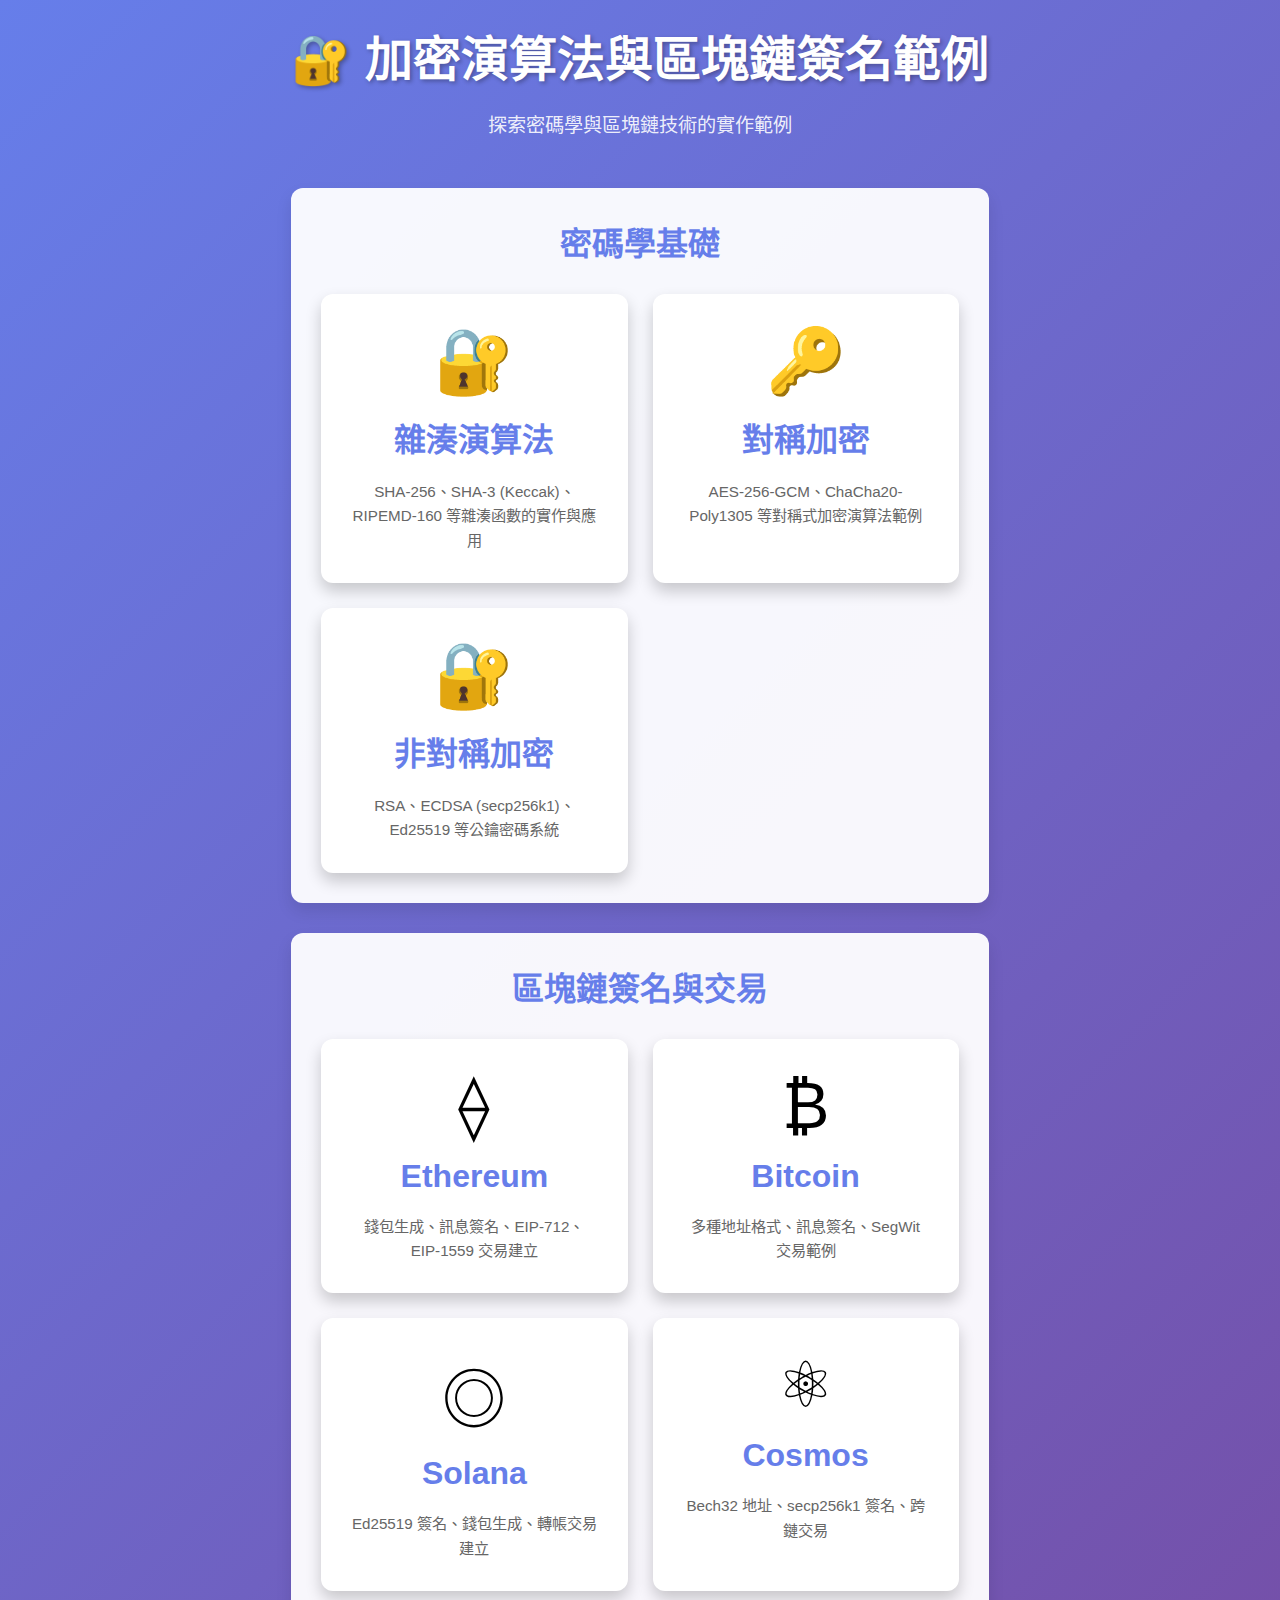
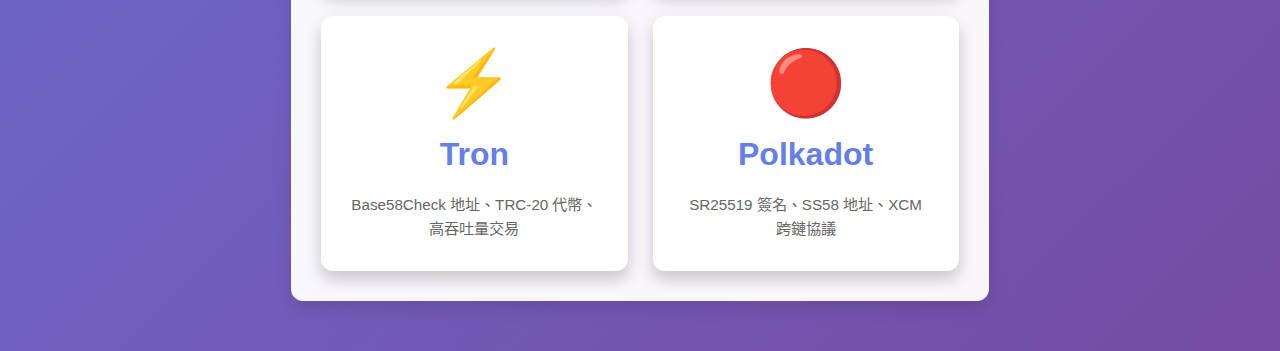
<file: index.html>
<!DOCTYPE html>
<html lang="zh-TW">
<head>
    <meta charset="UTF-8">
    <meta name="viewport" content="width=device-width, initial-scale=1.0">
    <title>加密演算法與區塊鏈簽名範例</title>
    <style>
        * {
            margin: 0;
            padding: 0;
            box-sizing: border-box;
        }

        body {
            font-family: 'Segoe UI', Tahoma, Geneva, Verdana, sans-serif;
            background: linear-gradient(135deg, #667eea 0%, #764ba2 100%);
            min-height: 100vh;
            padding: 20px;
            display: flex;
            align-items: center;
            justify-content: center;
        }

        .container {
            max-width: 1000px;
            margin: 0 auto;
        }

        h1 {
            text-align: center;
            color: white;
            margin-bottom: 20px;
            font-size: 3em;
            text-shadow: 2px 2px 4px rgba(0,0,0,0.3);
        }

        .subtitle {
            text-align: center;
            color: rgba(255, 255, 255, 0.9);
            margin-bottom: 50px;
            font-size: 1.2em;
        }

        .card-grid {
            display: grid;
            grid-template-columns: repeat(auto-fit, minmax(280px, 1fr));
            gap: 25px;
            margin-top: 30px;
        }

        .card {
            background: white;
            border-radius: 12px;
            padding: 30px;
            text-align: center;
            box-shadow: 0 8px 16px rgba(0,0,0,0.2);
            transition: all 0.3s ease;
            cursor: pointer;
            text-decoration: none;
            color: inherit;
            display: block;
        }

        .card:hover {
            transform: translateY(-10px);
            box-shadow: 0 12px 24px rgba(0,0,0,0.3);
        }

        .card-icon {
            font-size: 4em;
            margin-bottom: 15px;
            display: block;
        }

        .card h2 {
            color: #667eea;
            margin-bottom: 10px;
            font-size: 1.5em;
        }

        .card p {
            color: #666;
            line-height: 1.6;
            font-size: 0.95em;
        }

        .crypto-category {
            background: rgba(255, 255, 255, 0.95);
            border-radius: 12px;
            padding: 30px;
            margin-bottom: 30px;
            box-shadow: 0 8px 16px rgba(0,0,0,0.1);
        }

        .crypto-category h2 {
            color: #667eea;
            margin-bottom: 20px;
            font-size: 2em;
            text-align: center;
        }

        @media (max-width: 768px) {
            h1 {
                font-size: 2em;
            }
            
            .card-grid {
                grid-template-columns: 1fr;
            }
        }
    </style>
</head>
<body>
    <div class="container">
        <h1>🔐 加密演算法與區塊鏈簽名範例</h1>
        <p class="subtitle">探索密碼學與區塊鏈技術的實作範例</p>
        
        <div class="crypto-category">
            <h2>密碼學基礎</h2>
            <div class="card-grid">
                <a href="pages/hash.html" class="card">
                    <span class="card-icon">🔐</span>
                    <h2>雜湊演算法</h2>
                    <p>SHA-256、SHA-3 (Keccak)、RIPEMD-160 等雜湊函數的實作與應用</p>
                </a>
                
                <a href="pages/symmetric.html" class="card">
                    <span class="card-icon">🔑</span>
                    <h2>對稱加密</h2>
                    <p>AES-256-GCM、ChaCha20-Poly1305 等對稱式加密演算法範例</p>
                </a>
                
                <a href="pages/asymmetric.html" class="card">
                    <span class="card-icon">🔐</span>
                    <h2>非對稱加密</h2>
                    <p>RSA、ECDSA (secp256k1)、Ed25519 等公鑰密碼系統</p>
                </a>
            </div>
        </div>

        <div class="crypto-category">
            <h2>區塊鏈簽名與交易</h2>
            <div class="card-grid">
                <a href="pages/ethereum.html" class="card">
                    <span class="card-icon">⟠</span>
                    <h2>Ethereum</h2>
                    <p>錢包生成、訊息簽名、EIP-712、EIP-1559 交易建立</p>
                </a>
                
                <a href="pages/bitcoin.html" class="card">
                    <span class="card-icon">₿</span>
                    <h2>Bitcoin</h2>
                    <p>多種地址格式、訊息簽名、SegWit 交易範例</p>
                </a>
                
                <a href="pages/solana.html" class="card">
                    <span class="card-icon">◎</span>
                    <h2>Solana</h2>
                    <p>Ed25519 簽名、錢包生成、轉帳交易建立</p>
                </a>
                
                <a href="pages/cosmos.html" class="card">
                    <span class="card-icon">⚛</span>
                    <h2>Cosmos</h2>
                    <p>Bech32 地址、secp256k1 簽名、跨鏈交易</p>
                </a>
                
                <a href="pages/tron.html" class="card">
                    <span class="card-icon">⚡</span>
                    <h2>Tron</h2>
                    <p>Base58Check 地址、TRC-20 代幣、高吞吐量交易</p>
                </a>
                
                <a href="pages/polkadot.html" class="card">
                    <span class="card-icon">🔴</span>
                    <h2>Polkadot</h2>
                    <p>SR25519 簽名、SS58 地址、XCM 跨鏈協議</p>
                </a>
            </div>
        </div>
    </div>
</body>
</html>
</file>
